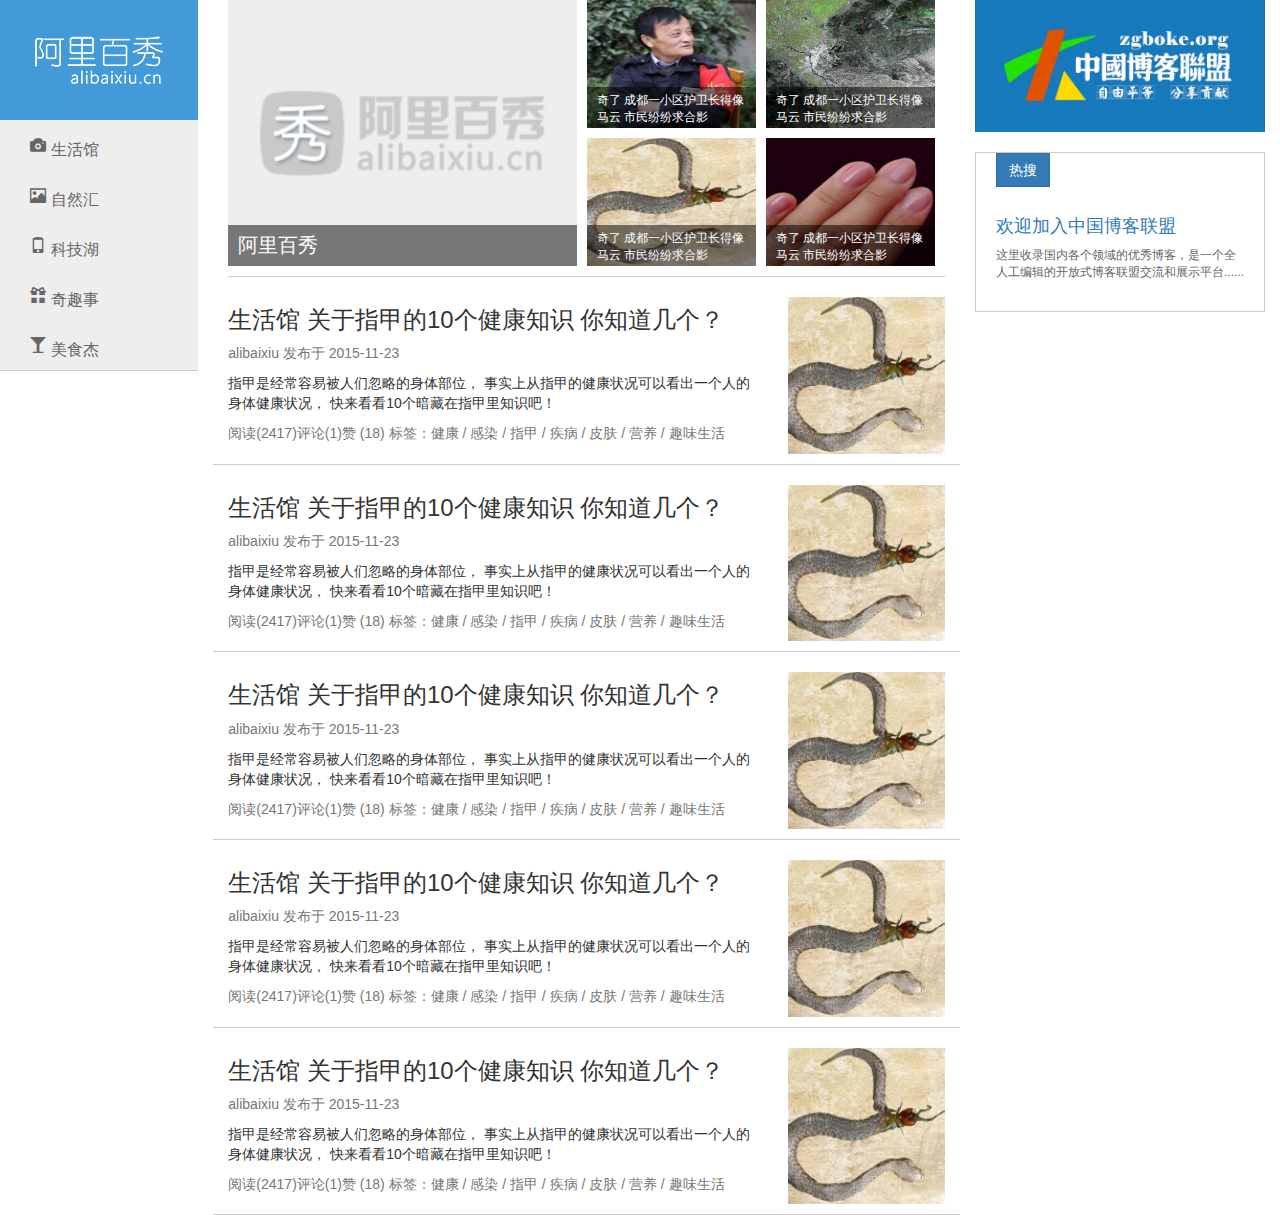
<file: 前端/移动端/alibaixiu/index.html>
<!DOCTYPE html>
<html lang="en">

<head>
    <meta charset="UTF-8">
    <meta name="viewport" content="width=device-width, initial-scale=1.0">
    <meta http-equiv="X-UA-Compatible" content="ie=edge">
    <!--[if lt IE 9]>
      <script src="https://oss.maxcdn.com/html5shiv/3.7.2/html5shiv.min.js"></script>
      <script src="https://oss.maxcdn.com/respond/1.4.2/respond.min.js"></script>
    <![endif]-->
    <!-- 引入bootstrap 样式文件 -->
    <link rel="stylesheet" href="bootstrap/css/bootstrap.min.css">
    <!-- 引入我们自己的首页样式文件 -->
    <link rel="stylesheet" href="css/index.css">
    <title>Document</title>
</head>

<body>
    <div class="container">
        <div class="row">
            <header class="col-md-2">
                <div class="logo">
                    <a href="#">
                        <img src="images/logo.png" alt="" class="hidden-xs">
                        <span class="visible-xs">阿里百秀</span>
                    </a>
                </div>
                <div class="nav">
                    <ul>
                        <li><a href="#" class="glyphicon glyphicon-camera">生活馆</a></li>
                        <li><a href="#" class="glyphicon glyphicon-picture">自然汇</a></li>
                        <li><a href="#" class="glyphicon glyphicon-phone">科技湖</a></li>
                        <li><a href="#" class="glyphicon glyphicon-gift">奇趣事</a></li>
                        <li><a href="#" class="glyphicon glyphicon-glass">美食杰</a></li>
                    </ul>
                </div>
            </header>
            <article class="col-md-7">
                <!-- 新闻 -->
                <div class="news clearfix">
                    <ul>
                        <li>
                            <a href="#">
                                <img src="upload/lg.png" alt="">
                                <p>阿里百秀</p>
                            </a>
                        </li>
                        <li>
                            <a href="#">
                                <img src="upload/1.jpg" alt="">
                                <p>奇了 成都一小区护卫长得像马云 市民纷纷求合影</p>
                            </a>
                        </li>

                        <li>
                            <a href="#">
                                <img src="upload/2.jpg" alt="">
                                <p>奇了 成都一小区护卫长得像马云 市民纷纷求合影</p>
                            </a>
                        </li>

                        <li>
                            <a href="#">
                                <img src="upload/3.jpg" alt="">
                                <p>奇了 成都一小区护卫长得像马云 市民纷纷求合影</p>
                            </a>
                        </li>

                        <li>
                            <a href="#">
                                <img src="upload/4.jpg" alt="">
                                <p>奇了 成都一小区护卫长得像马云 市民纷纷求合影</p>
                            </a>
                        </li>

                    </ul>
                </div>
                <!-- 发表 -->
                <div class="publish">
                    <div class="row">
                        <div class="col-sm-9">
                            <h3>生活馆 关于指甲的10个健康知识 你知道几个？</h3>
                            <p class="text-muted hidden-xs">alibaixiu 发布于 2015-11-23</p>
                            <p class="hidden-xs">指甲是经常容易被人们忽略的身体部位， 事实上从指甲的健康状况可以看出一个人的身体健康状况， 快来看看10个暗藏在指甲里知识吧！</p>
                            <p class="text-muted">阅读(2417)评论(1)赞 (18) <span class="hidden-xs">标签：健康 / 感染 / 指甲 / 疾病 / 皮肤 / 营养 / 趣味生活</span>

                            </p>
                        </div>
                        <div class="col-sm-3 pic hidden-xs">
                            <img src="upload/3.jpg" alt="">
                        </div>
                    </div>
                    <div class="row">
                        <div class="col-sm-9">
                            <h3>生活馆 关于指甲的10个健康知识 你知道几个？</h3>
                            <p class="text-muted hidden-xs">alibaixiu 发布于 2015-11-23</p>
                            <p class="hidden-xs">指甲是经常容易被人们忽略的身体部位， 事实上从指甲的健康状况可以看出一个人的身体健康状况， 快来看看10个暗藏在指甲里知识吧！</p>
                            <p class="text-muted">阅读(2417)评论(1)赞 (18) <span class="hidden-xs">标签：健康 / 感染 / 指甲 / 疾病 / 皮肤 / 营养 / 趣味生活</span>

                            </p>
                        </div>
                        <div class="col-sm-3 pic hidden-xs">
                            <img src="upload/3.jpg" alt="">
                        </div>
                    </div>
                    <div class="row">
                        <div class="col-sm-9">
                            <h3>生活馆 关于指甲的10个健康知识 你知道几个？</h3>
                            <p class="text-muted hidden-xs">alibaixiu 发布于 2015-11-23</p>
                            <p class="hidden-xs">指甲是经常容易被人们忽略的身体部位， 事实上从指甲的健康状况可以看出一个人的身体健康状况， 快来看看10个暗藏在指甲里知识吧！</p>
                            <p class="text-muted">阅读(2417)评论(1)赞 (18) <span class="hidden-xs">标签：健康 / 感染 / 指甲 / 疾病 / 皮肤 / 营养 / 趣味生活</span>

                            </p>
                        </div>
                        <div class="col-sm-3 pic hidden-xs">
                            <img src="upload/3.jpg" alt="">
                        </div>
                    </div>
                    <div class="row">
                        <div class="col-sm-9">
                            <h3>生活馆 关于指甲的10个健康知识 你知道几个？</h3>
                            <p class="text-muted hidden-xs">alibaixiu 发布于 2015-11-23</p>
                            <p class="hidden-xs">指甲是经常容易被人们忽略的身体部位， 事实上从指甲的健康状况可以看出一个人的身体健康状况， 快来看看10个暗藏在指甲里知识吧！</p>
                            <p class="text-muted">阅读(2417)评论(1)赞 (18) <span class="hidden-xs">标签：健康 / 感染 / 指甲 / 疾病 / 皮肤 / 营养 / 趣味生活</span>

                            </p>
                        </div>
                        <div class="col-sm-3 pic hidden-xs">
                            <img src="upload/3.jpg" alt="">
                        </div>
                    </div>
                    <div class="row">
                        <div class="col-sm-9">
                            <h3>生活馆 关于指甲的10个健康知识 你知道几个？</h3>
                            <p class="text-muted hidden-xs">alibaixiu 发布于 2015-11-23</p>
                            <p class="hidden-xs">指甲是经常容易被人们忽略的身体部位， 事实上从指甲的健康状况可以看出一个人的身体健康状况， 快来看看10个暗藏在指甲里知识吧！</p>
                            <p class="text-muted">阅读(2417)评论(1)赞 (18) <span class="hidden-xs">标签：健康 / 感染 / 指甲 / 疾病 / 皮肤 / 营养 / 趣味生活</span>

                            </p>
                        </div>
                        <div class="col-sm-3 pic hidden-xs">
                            <img src="upload/3.jpg" alt="">
                        </div>
                    </div>
                </div>

            </article>
            <aside class="col-md-3">
                <a href="#" class="banner">
                    <img src="upload/zgboke.jpg" alt="">
                </a>
                <a href="#" class="hot">
                    <span class="btn btn-primary">热搜</span>
                    <h4 class="text-primary">欢迎加入中国博客联盟</h4>
                    <p>这里收录国内各个领域的优秀博客，是一个全人工编辑的开放式博客联盟交流和展示平台......</p>
                </a>
            </aside>
        </div>
    </div>
</body>

</html>
</file>
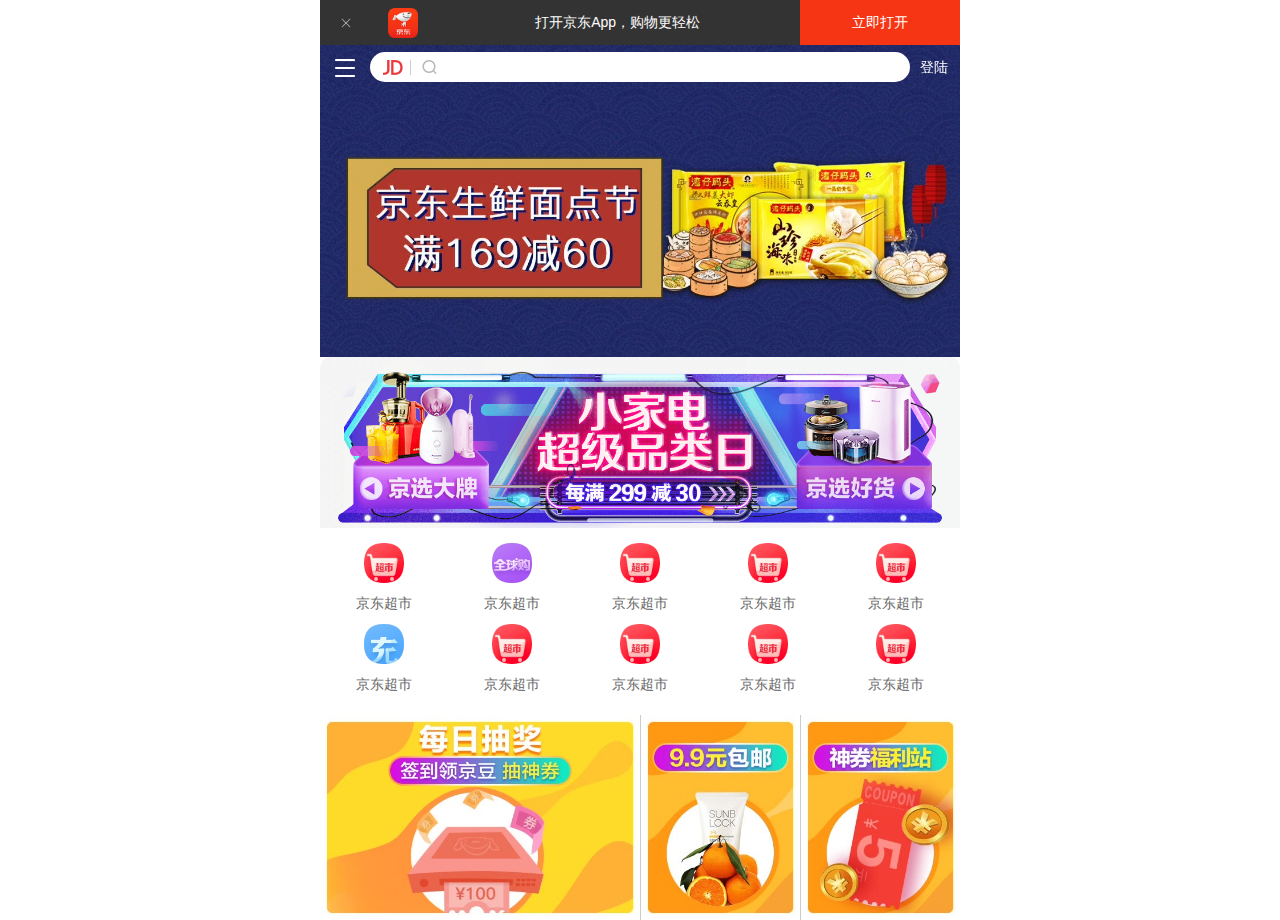
<file: 前端/移动端/H5/index.html>
<!DOCTYPE html>
<html lang="en">

<head>
    <meta charset="UTF-8">
    <meta name="viewport" content="width=device-width, initial-scale=1.0, user-scalable=no,maximum-scale=1.0,minimum-scale=1.0">
    <meta http-equiv="X-UA-Compatible" content="ie=edge">
    <!-- 引入我们的css初始化文件 -->
    <link rel="stylesheet" href="css/normalize.css">
    <!-- 引入我们首页的css -->
    <link rel="stylesheet" href="css/index.css">
    <title>Document</title>
</head>

<body>
    <!-- 顶部 -->
    <header class="app">
        <ul>
            <li>
                <img src="images/close.png" alt="">
            </li>
            <li>
                <img src="images/logo.png" alt="">
            </li>
            <li>打开京东App，购物更轻松</li>
            <li>立即打开</li>
        </ul>
    </header>
    <!-- 搜索 -->
    <div class="search-wrap">
        <div class="search-btn"></div>
        <div class="search">
            <div class="jd-icon"></div>
            <div class="sou"></div>
        </div>
        <div class="search-login">登陆</div>
    </div>
    <!-- 主体内容部分 -->
    <div class="main-content">
        <!-- 滑动图 -->
        <div class="slider">
            <img src="upload/banner.dpg" alt="">
        </div>

        <!-- 小家电品牌日 -->
        <div class="brand">
            <div>
                <a href="#">
                    <img src="upload/pic11.dpg" alt="">
                </a>
            </div>
            <div>
                <a href="#">
                    <img src="upload/pic22.dpg" alt="">
                </a>

            </div>
            <div>
                <a href="#">
                    <img src="upload/pic33.dpg" alt="">
                </a>

            </div>
        </div>
        <!-- nav部分 -->
        <nav class="clearfix">
            <a href="">
                <img src="upload/nav1.webp" alt="">
                <span>京东超市</span>
            </a>

            <a href="">
                <img src="upload/nav2.webp" alt="">
                <span>京东超市</span>
            </a>

            <a href="">
                <img src="upload/nav1.webp" alt="">
                <span>京东超市</span>
            </a>

            <a href="">
                <img src="upload/nav1.webp" alt="">
                <span>京东超市</span>
            </a>

            <a href="">
                <img src="upload/nav1.webp" alt="">
                <span>京东超市</span>
            </a>

            <a href="">
                <img src="upload/nav3.webp" alt="">
                <span>京东超市</span>
            </a>

            <a href="">
                <img src="upload/nav1.webp" alt="">
                <span>京东超市</span>
            </a>

            <a href="">
                <img src="upload/nav1.webp" alt="">
                <span>京东超市</span>
            </a>

            <a href="">
                <img src="upload/nav1.webp" alt="">
                <span>京东超市</span>
            </a>

            <a href="">
                <img src="upload/nav1.webp" alt="">
                <span>京东超市</span>
            </a>

        </nav>
        <!-- 新闻模块 -->
        <div class="news">
            <a href="#">
                <img src="upload/new1.dpg" alt="">
            </a>
            <a href="#">
                <img src="upload/new2.dpg" alt="">

            </a>
            <a href="#">
                <img src="upload/new3.dpg" alt="">

            </a>
        </div>
    </div>
</body>

</html>
</file>
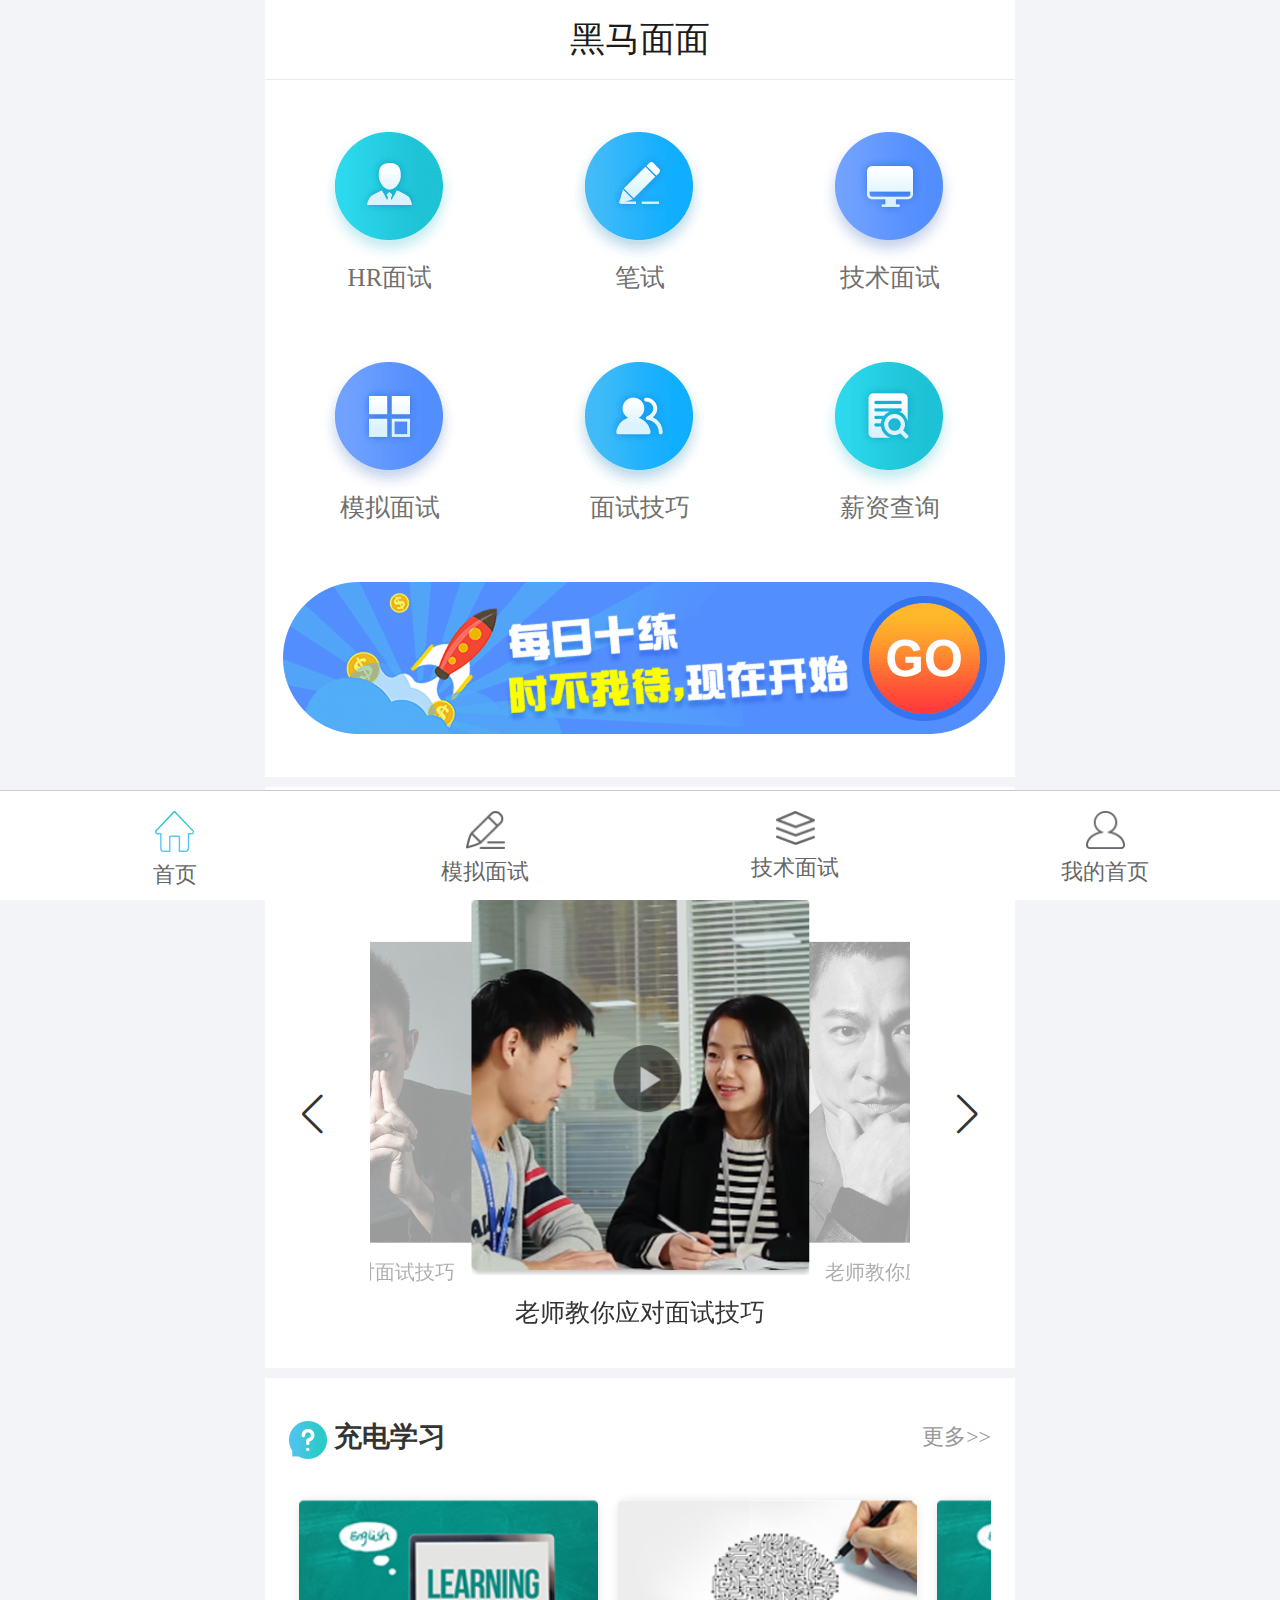
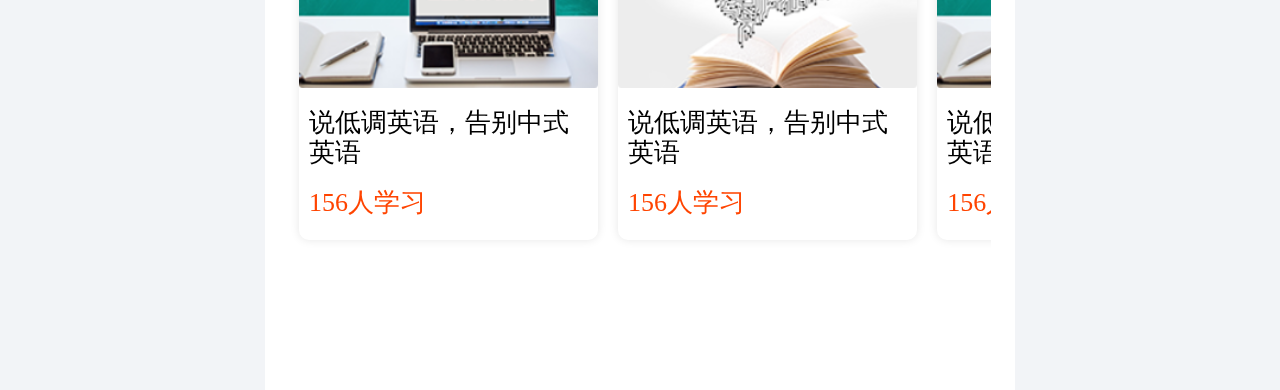
<file: 前端/移动端/heimamm/index.html>
<!DOCTYPE html>
<html lang="en">
  <head>
    <meta charset="UTF-8" />
    <meta name="viewport" content="width=device-width, initial-scale=1.0" />
    <title>黑马面面</title>
    <link rel="stylesheet" href="./css/normalize.css" />
    <!-- 先引入css文件 放到自己css文件的上面 -->
    <link rel="stylesheet" href="./css/swiper.min.css" />
    <link rel="stylesheet" href="./css/index.css" />
  </head>
  <body>
    <section class="warp">
      <!-- 头部区域 -->
      <header class="header">黑马面面</header>
      <!-- 导航栏部分 -->
      <nav class="nav">
        <a href="#" class="item">
          <img src="./icons/icon1.png" alt="" />
          <span>HR面试</span>
        </a>
        <a href="#" class="item">
          <img src="./icons/icon2.png" alt="" />
          <span>笔试</span>
        </a>
        <a href="#" class="item">
          <img src="./icons/icon3.png" alt="" />
          <span>技术面试</span>
        </a>
        <a href="#" class="item">
          <img src="./icons/icon4.png" alt="" />
          <span>模拟面试</span>
        </a>
        <a href="#" class="item">
          <img src="./icons/icon5.png" alt="" />
          <span>面试技巧</span>
        </a>
        <a href="#" class="item">
          <img src="./icons/icon6.png" alt="" />
          <span>薪资查询</span>
        </a>
      </nav>
      <!-- go模块 -->
      <section class="go">
        <img src="./images/go.png" alt="" />
      </section>
    </section>
    <!-- 就业指导模块 -->
    <section class="content">
      <!-- 头部 -->
      <div class="con-hd">
        <h4>
          <span class="icon"><img src="./icons/i2.png" alt="" /></span>
          就业指导
        </h4>
        <a href="#" class="more">更多>></a>
      </div>
      <!-- 旋转木马轮播图模块 -->
      <div class="get_job_focus">
        <!-- Swiper -->
        <div class="swiper-container get_job_fo">
          <div class="swiper-wrapper">
            <div class="swiper-slide">
              <a href="#"><img src="./images/pic.png" alt="" /></a>
              <p>老师教你应对面试技巧</p>
            </div>
            <div class="swiper-slide">
              <a href="#"><img src="./images/ldh.jpg" alt="" /></a>
              <p>老师教你应对面试技巧</p>
            </div>
            <div class="swiper-slide">
              <a href="#"><img src="./images/3.jpg" alt="" /></a>
              <p>老师教你应对面试技巧</p>
            </div>
          </div>
        </div>
        <!-- Add Arrows 根据需求这个代码放到 container外面 添加左右箭头-->
        <div class="swiper-button-next"></div>
        <div class="swiper-button-prev"></div>
      </div>
    </section>
    <!-- 充电学习模块 -->
    <section class="content study_con">
      <!-- 头部 -->
      <div class="con-hd">
        <h4>
          <span class="icon"><img src="./icons/i2.png" alt="" /></span>
          充电学习
        </h4>
        <a href="#" class="more">更多>></a>
      </div>
      <!-- 学习模块轮播图模块 -->
      <div class="study">
        <!-- Swiper -->
        <div class="swiper-container study_fo">
          <div class="swiper-wrapper">
            <div class="swiper-slide">
              <img src="./images/pic1.png" alt="" />
              <h5>说低调英语，告别中式英语</h5>
              <p>156人学习</p>
            </div>
            <div class="swiper-slide">
              <img src="./images/pic2.png" alt="" />
              <h5>说低调英语，告别中式英语</h5>
              <p>156人学习</p>
            </div>
            <div class="swiper-slide">
              <img src="./images/pic1.png" alt="" />
              <h5>说低调英语，告别中式英语</h5>
              <p>156人学习</p>
            </div>
            <div class="swiper-slide">
              <img src="./images/pic1.png" alt="" />
              <h5>说低调英语，告别中式英语</h5>
              <p>156人学习</p>
            </div>
          </div>
          <!-- Add Pagination -->
          <div class="swiper-pagination"></div>
        </div>
      </div>
    </section>
    <footer class="footer">
      <a href="#" class="item">
        <img src="./icons/home.png" alt="" />
        <p>首页</p>
      </a>
      <a href="#" class="item">
        <img src="./icons/ms.png" alt="" />
        <p>模拟面试</p>
      </a>
      <a href="#" class="item">
        <img src="./icons/net.png" alt="" />
        <p>技术面试</p>
      </a>
      <a href="#" class="item">
        <img src="./icons/user.png" alt="" />
        <p>我的首页</p>
      </a>
    </footer>
    <script src="./js/flexible.js"></script>
    <!-- 比如引入js文件 -->
    <script src="./js/swiper.min.js"></script>
    <script>
      // 第一个函数里面是 就业指导轮播图
      (function () {
        var swiper = new Swiper(".get_job_fo", {
          // 能够显示的 slider的个数
          slidesPerView: 2,
          // 每一个slide之间的距离
          spaceBetween: 30,
          centeredSlides: true,
          loop: true,
          // 添加左右箭头
          navigation: {
            nextEl: ".swiper-button-next",
            prevEl: ".swiper-button-prev",
          },
        });
      })();
      // 第二个函数的轮播图
      (function () {
        //  如果有多个轮播图最好修改下 swiper-container
        var swiper = new Swiper(".study_fo", {
          // 我们可以可以看看到的是 2个半
          slidesPerView: 2.2,
          spaceBetween: 20,
        });
      })();
    </script>
  </body>
</html>
</file>
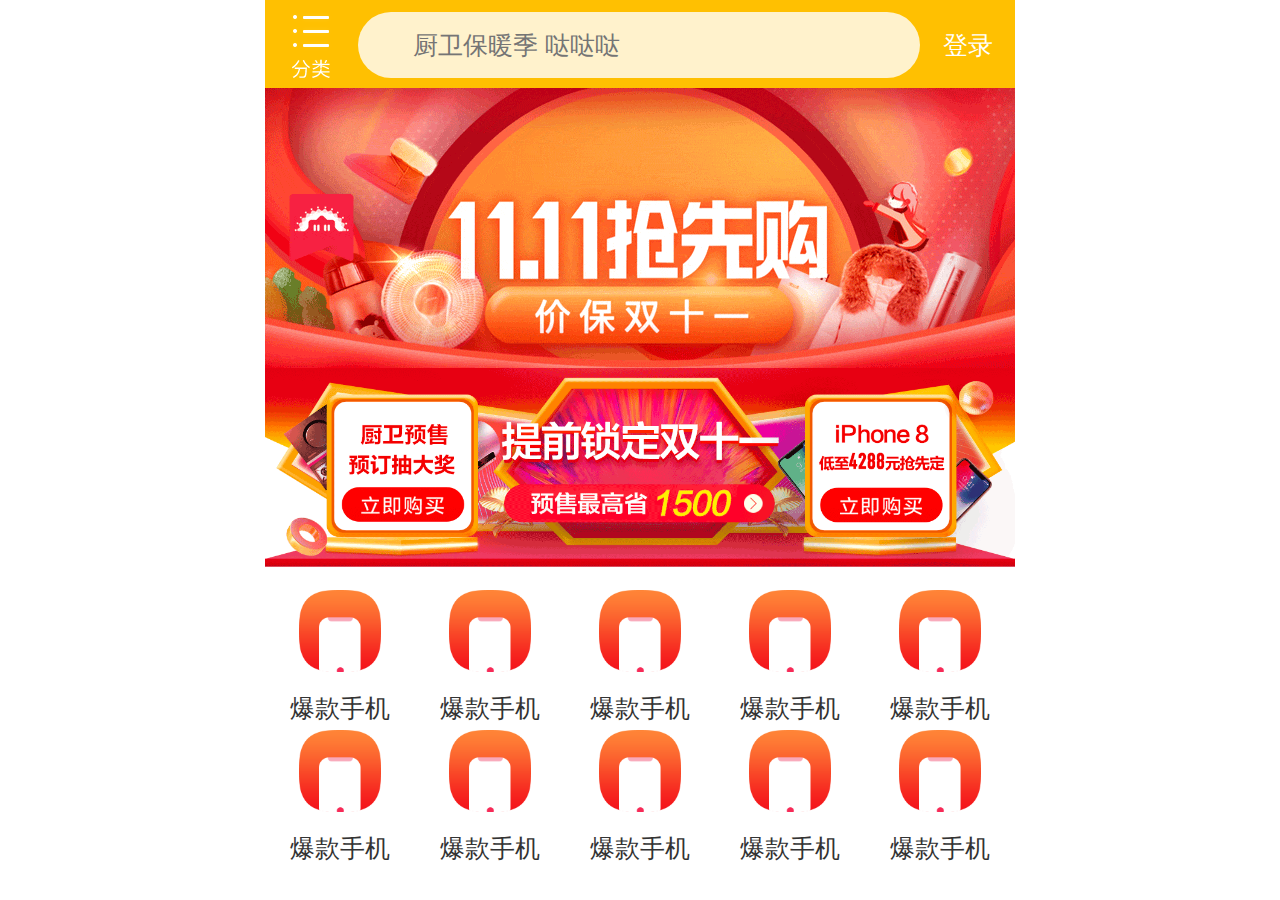
<file: 前端/移动端/rem苏宁项目/index.html>
<!DOCTYPE html>
<html lang="en">

<head>
    <meta charset="UTF-8">
    <meta name="viewport" content="width=device-width, initial-scale=1.0, maximum-scale=1.0, user-scalable=0" />
    <meta http-equiv="X-UA-Compatible" content="ie=edge">
    <link rel="stylesheet" href="css/normalize.css">
    <link rel="stylesheet" href="css/index.css">
    <title>Document</title>
</head>

<body>
    <!-- 顶部搜索框 -->
    <div class="search-content">
        <a href="#" class="classify"></a>
        <div class="search">
            <form action="">
                <input type="search" value="厨卫保暖季 哒哒哒">
            </form>
        </div>
        <a href="#" class="login">登录</a>
    </div>
    <!-- banner部分 -->
    <div class="banner">
        <img src="upload/banner.gif" alt="">
    </div>
    <!-- 广告部分 -->
    <div class="ad">
        <a href="#"><img src="upload/ad1.gif" alt=""></a>
        <a href="#"><img src="upload/ad2.gif" alt=""></a>
        <a href="#"><img src="upload/ad3.gif" alt=""></a>
    </div>
    <!-- nav模块 -->
    <nav>
        <a href="#">
            <img src="upload/nav1.png" alt="">
            <span>爆款手机</span>
        </a>
        <a href="#">
            <img src="upload/nav1.png" alt="">
            <span>爆款手机</span>
        </a>
        <a href="#">
            <img src="upload/nav1.png" alt="">
            <span>爆款手机</span>
        </a>
        <a href="#">
            <img src="upload/nav1.png" alt="">
            <span>爆款手机</span>
        </a>
        <a href="#">
            <img src="upload/nav1.png" alt="">
            <span>爆款手机</span>
        </a>
        <a href="#">
            <img src="upload/nav1.png" alt="">
            <span>爆款手机</span>
        </a>
        <a href="#">
            <img src="upload/nav1.png" alt="">
            <span>爆款手机</span>
        </a>
        <a href="#">
            <img src="upload/nav1.png" alt="">
            <span>爆款手机</span>
        </a>
        <a href="#">
            <img src="upload/nav1.png" alt="">
            <span>爆款手机</span>
        </a>
        <a href="#">
            <img src="upload/nav1.png" alt="">
            <span>爆款手机</span>
        </a>

    </nav>
</body>

</html>
</file>
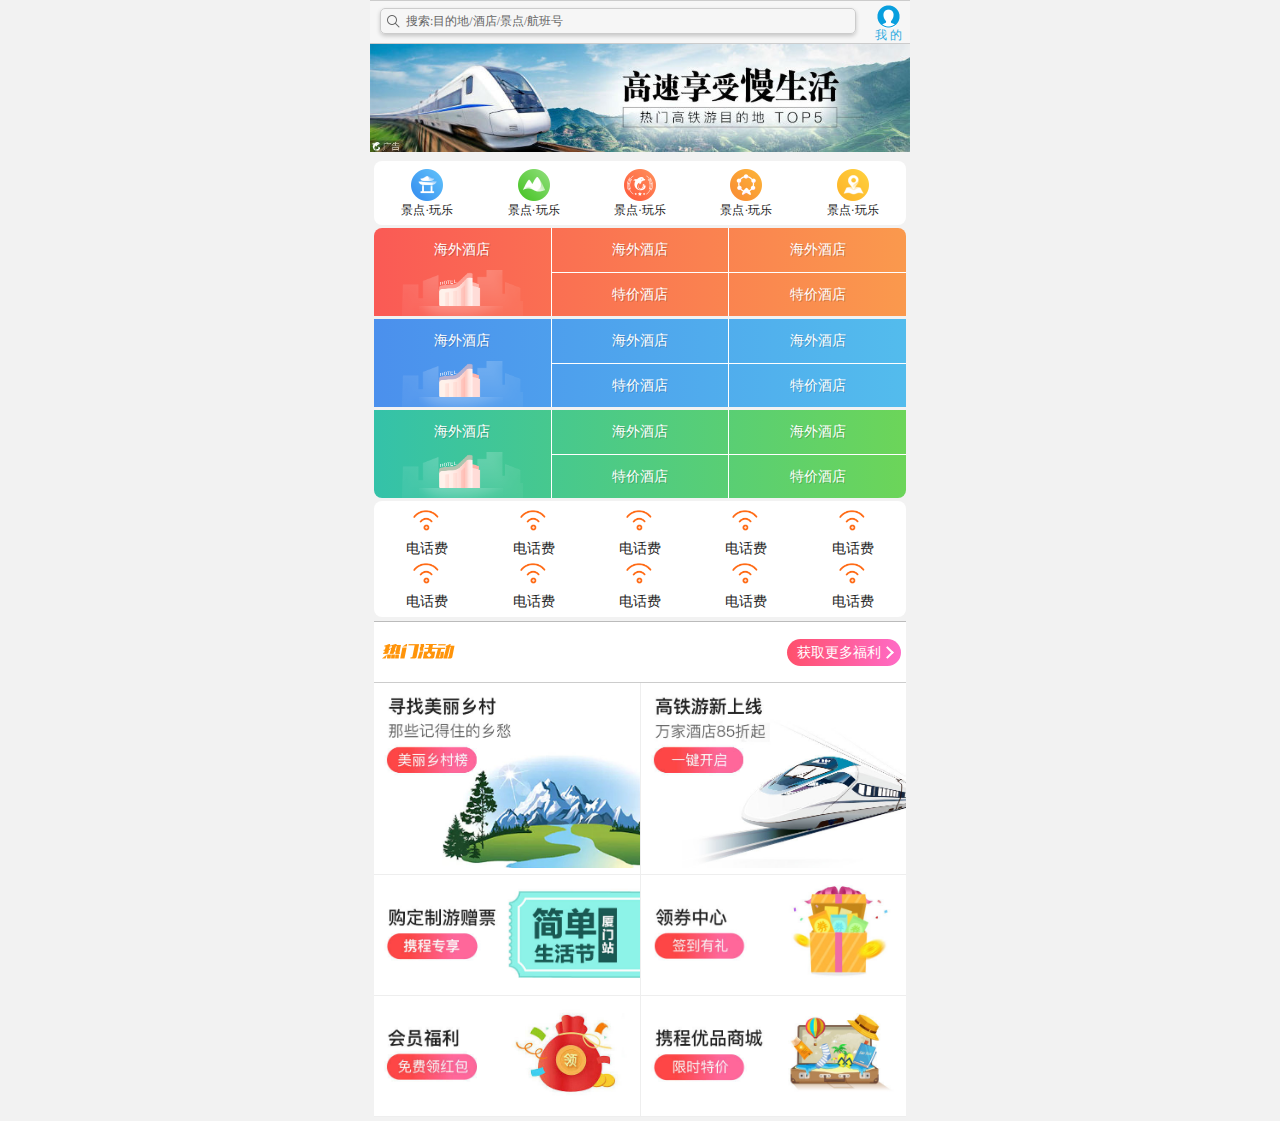
<file: 前端/移动端/旅游app/index.html>
<!DOCTYPE html>
<html lang="en">

<head>
    <meta charset="UTF-8">
    <meta name="viewport" content="width=device-width, initial-scale=1.0">
    <meta http-equiv="X-UA-Compatible" content="ie=edge">
    <link rel="stylesheet" href="css/normalize.css">
    <link rel="stylesheet" href="css/index.css">
    <title>携程在手，说走就走</title>
</head>

<body>
    <!-- 顶部搜索 -->
    <div class="search-index">
        <div class="search">搜索:目的地/酒店/景点/航班号</div>
        <a href="#" class="user">我 的</a>
    </div>
    <!-- 焦点图模块 -->
    <div class="focus">
        <img src="upload/focus.jpg" alt="">
    </div>
    <!-- 局部导航栏 -->
    <ul class="local-nav">
        <li>
            <a href="#" title="景点·玩乐">
                <span class="local-nav-icon-icon1"></span>
                <span>景点·玩乐</span>
            </a>
        </li>
        <li>
            <a href="#" title="景点·玩乐">
                <span class="local-nav-icon-icon2"></span>
                <span>景点·玩乐</span>
            </a>
        </li>
        <li>
            <a href="#" title="景点·玩乐">
                <span class="local-nav-icon-icon3"></span>
                <span>景点·玩乐</span>
            </a>
        </li>
        <li>
            <a href="#" title="景点·玩乐">
                <span class="local-nav-icon-icon4"></span>
                <span>景点·玩乐</span>
            </a>
        </li>
        <li>
            <a href="#" title="景点·玩乐">
                <span class="local-nav-icon-icon5"></span>
                <span>景点·玩乐</span>
            </a>
        </li>

    </ul>

    <!-- 主导航栏 -->
    <nav>
        <div class="nav-common">
            <div class="nav-items">
                <a href="#">海外酒店</a>
            </div>
            <div class="nav-items">
                <a href="#">海外酒店</a>
                <a href="#">特价酒店</a>
            </div>
            <div class="nav-items">
                <a href="#">海外酒店</a>
                <a href="#">特价酒店</a>
            </div>
        </div>
        <div class="nav-common">
            <div class="nav-items">
                <a href="#">海外酒店</a>
            </div>
            <div class="nav-items">
                <a href="#">海外酒店</a>
                <a href="#">特价酒店</a>
            </div>
            <div class="nav-items">
                <a href="#">海外酒店</a>
                <a href="#">特价酒店</a>
            </div>
        </div>
        <div class="nav-common">
            <div class="nav-items">
                <a href="#">海外酒店</a>
            </div>
            <div class="nav-items">
                <a href="#">海外酒店</a>
                <a href="#">特价酒店</a>
            </div>
            <div class="nav-items">
                <a href="#">海外酒店</a>
                <a href="#">特价酒店</a>
            </div>
        </div>

    </nav>
    <!-- 侧导航栏 -->
    <ul class="subnav-entry">
        <li>
            <a href="#">
                <span class="subnav-entry-icon"></span>
                <span>电话费</span>
            </a>
        </li>
        <li>
            <a href="#">
                <span class="subnav-entry-icon"></span>
                <span>电话费</span>
            </a>
        </li>
        <li>
            <a href="#">
                <span class="subnav-entry-icon"></span>
                <span>电话费</span>
            </a>
        </li>
        <li>
            <a href="#">
                <span class="subnav-entry-icon"></span>
                <span>电话费</span>
            </a>
        </li>
        <li>
            <a href="#">
                <span class="subnav-entry-icon"></span>
                <span>电话费</span>
            </a>
        </li>
        <li>
            <a href="#">
                <span class="subnav-entry-icon"></span>
                <span>电话费</span>
            </a>
        </li>
        <li>
            <a href="#">
                <span class="subnav-entry-icon"></span>
                <span>电话费</span>
            </a>
        </li>
        <li>
            <a href="#">
                <span class="subnav-entry-icon"></span>
                <span>电话费</span>
            </a>
        </li>
        <li>
            <a href="#">
                <span class="subnav-entry-icon"></span>
                <span>电话费</span>
            </a>
        </li>
        <li>
            <a href="#">
                <span class="subnav-entry-icon"></span>
                <span>电话费</span>
            </a>
        </li>

    </ul>

    <!-- 销售模块 -->
    <div class="sales-box">
        <div class="sales-hd">
            <h2>热门活动</h2>
            <a href="#" class="more">获取更多福利</a>
        </div>
        <div class="sales-bd">
            <div class="row">
                <a href="#">
                    <img src="upload/pic1.jpg" alt="">
                </a>
                <a href="#">
                    <img src="upload/pic2.jpg" alt="">

                </a>
            </div>
            <div class="row">
                <a href="#">
                    <img src="upload/pic3.jpg" alt="">
                </a>
                <a href="#">
                    <img src="upload/pic4.jpg" alt="">

                </a>
            </div>
            <div class="row">
                <a href="#">
                    <img src="upload/pic5.jpg" alt="">
                </a>
                <a href="#">
                    <img src="upload/pic6.jpg" alt="">

                </a>
            </div>

        </div>
    </div>
</body>

</html>
</file>
<file: 前端/移动端/alibaixiu/css/index.css>
ul {
    list-style-type: none;
    margin: 0;
    padding: 0;
}

a {
    color: #666;
    text-decoration: none;
}

a:hover {
    text-decoration: none;
}

body {
    background-color: #f5f5f5;
}

.container {
    background-color: #fff;
}


/* 修改container的最大宽度为 1280 根据设计稿来走的 */

@media screen and (min-width: 1280px) {
    .container {
        width: 1280px;
    }
}


/* header */

header {
    padding-left: 0!important;
}

.logo {
    background-color: #429ad9;
}

.logo img {
    display: block;
    /* width: 100%; */
    /* logo图片不需要缩放 */
    max-width: 100%;
    margin: 0 auto;
}


/* 1.我们如果进入了超小屏幕下  logo里面的图片就隐藏起来 */


/* 2. 我们事先准备好一个盒子 在logo里面，它平时是隐藏起来的，只有在超小屏幕下显示 */

.logo span {
    display: block;
    height: 50px;
    line-height: 50px;
    color: #fff;
    font-size: 18px;
    text-align: center;
}

.nav {
    background-color: #eee;
    border-bottom: 1px solid #ccc;
}

.nav a {
    display: block;
    height: 50px;
    line-height: 50px;
    padding-left: 30px;
    font-size: 16px;
}

.nav a:hover {
    background-color: #fff;
    color: #333;
}

.nav a::before {
    vertical-align: middle;
    padding-right: 5px;
}


/* 当我们进入 小屏幕 还有 超小屏幕的时候 我们 nav 里面的li 浮动起来 并且宽度为 20%  */

@media screen and (max-width: 991px) {
    .nav li {
        float: left;
        width: 20%;
    }
    article {
        margin-top: 10px;
    }
}


/* 当我们进入 超小屏幕的时候 我们 nav 文字会变成14px  */

@media screen and (max-width: 767px) {
    .nav li a {
        font-size: 14px;
        padding-left: 3px;
    }
    /* 当我们处于超小屏幕 news 第一个li 宽度为 100%  剩下的小li  各 50% */
    .news li:nth-child(1) {
        width: 100%!important;
    }
    .news li {
        width: 50%!important;
    }
    .publish h3 {
        font-size: 14px;
    }
}

.news li a {
    position: relative;
    display: block;
    width: 100%;
    height: 100%;
}

.news li {
    float: left;
    width: 25%;
    height: 128px;
    padding-right: 10px;
    margin-bottom: 10px;
}

.news li:nth-child(1) {
    width: 50%;
    height: 266px;
}

.news li:nth-child(1) p {
    line-height: 41px;
    font-size: 20px;
    padding: 0 10px;
}

.news li a img {
    width: 100%;
    height: 100%;
}

.news li a p {
    position: absolute;
    bottom: 0;
    left: 0;
    width: 100%;
    height: 41px;
    padding: 5px 10px;
    margin-bottom: 0;
    background: rgba(0, 0, 0, .5);
    font-size: 12px;
    color: #fff;
}

.publish {
    border-top: 1px solid #ccc;
}

.publish .row {
    border-bottom: 1px solid #ccc;
    padding: 10px 0;
}

.pic {
    margin-top: 10px;
}

.pic img {
    width: 100%;
}

.banner img {
    width: 100%;
}

.hot {
    display: block;
    margin-top: 20px;
    padding: 0 20px 20px;
    border: 1px solid #ccc;
}

.hot span {
    border-radius: 0;
    margin-bottom: 20px;
}

.hot p {
    font-size: 12px;
}
</file>
<file: 前端/移动端/H5/css/index.css>
body {
    width: 100%;
    min-width: 320px;
    max-width: 640px;
    margin: 0 auto;
    font-size: 14px;
    font-family: -apple-system, Helvetica, sans-serif;
    color: #666;
    line-height: 1.5;
}


/*点击高亮我们需要清除清除  设置为transparent 完成透明*/

* {
    -webkit-tap-highlight-color: transparent;
}


/*在移动端浏览器默认的外观在iOS上加上这个属性才能给按钮和输入框自定义样式*/

input {
    -webkit-appearance: none;
}


/*禁用长按页面时的弹出菜单*/

img,
a {
    -webkit-touch-callout: none;
}

a {
    color: #666;
    text-decoration: none;
}

ul {
    margin: 0;
    padding: 0;
    list-style: none;
}

img {
    vertical-align: middle;
}

div {
    /* css3 盒子模型 */
    box-sizing: border-box;
}

.clearfix:after {
    content: "";
    display: block;
    line-height: 0;
    visibility: hidden;
    height: 0;
    clear: both;
}

.app {
    height: 45px;
}

.app ul li {
    float: left;
    height: 45px;
    line-height: 45px;
    background-color: #333333;
    text-align: center;
    color: #fff;
}

.app ul li:nth-child(1) {
    width: 8%;
}

.app ul li:nth-child(1) img {
    width: 10px;
}

.app ul li:nth-child(2) {
    width: 10%;
}

.app ul li:nth-child(2) img {
    width: 30px;
    vertical-align: middle;
}

.app ul li:nth-child(3) {
    width: 57%;
}

.app ul li:nth-child(4) {
    width: 25%;
    background-color: #F63515;
}


/* 搜索 */

.search-wrap {
    position: fixed;
    overflow: hidden;
    width: 100%;
    height: 44px;
    min-width: 320px;
    max-width: 640px;
}

.search-btn {
    position: absolute;
    top: 0;
    left: 0;
    width: 40px;
    height: 44px;
}

.search-btn::before {
    content: "";
    display: block;
    width: 20px;
    height: 18px;
    background: url(../images/s-btn.png) no-repeat;
    background-size: 20px 18px;
    margin: 14px 0 0 15px;
}

.search-login {
    position: absolute;
    right: 0;
    top: 0;
    width: 40px;
    height: 44px;
    color: #fff;
    line-height: 44px;
}

.search {
    position: relative;
    height: 30px;
    background-color: #fff;
    margin: 0 50px;
    border-radius: 15px;
    margin-top: 7px;
}

.jd-icon {
    width: 20px;
    height: 15px;
    position: absolute;
    top: 8px;
    left: 13px;
    background: url(../images/jd.png) no-repeat;
    background-size: 20px 15px;
}

.jd-icon::after {
    content: "";
    position: absolute;
    right: -8px;
    top: 0;
    display: block;
    width: 1px;
    height: 15px;
    background-color: #ccc;
}

.sou {
    position: absolute;
    top: 8px;
    left: 50px;
    width: 18px;
    height: 15px;
    background: url(../images/jd-sprites.png) no-repeat -81px 0;
    background-size: 200px auto;
}

.slider img {
    width: 100%;
}


/* 品牌日 */

.brand {
    overflow: hidden;
    border-radius: 10px 10px 0 0;
}

.brand div {
    float: left;
    width: 33.33%;
}

.brand div img {
    width: 100%;
}


/* nav */

nav {
    padding-top: 5px;
}

nav a {
    float: left;
    width: 20%;
    text-align: center;
}

nav a img {
    width: 40px;
    margin: 10px 0;
}

nav a span {
    display: block;
}


/* news */

.news {
    margin-top: 20px;
}

.news img {
    width: 100%;
}

.news a {
    float: left;
    box-sizing: border-box;
}

.news a:nth-child(1) {
    width: 50%;
}


/* .news a:nth-child(2),
.news a:nth-child(3),
{
    width: 25%;
} */


/* n+2 就是从从2个往后面选 */

.news a:nth-child(n+2) {
    width: 25%;
    border-left: 1px solid #ccc;
}


/* .news a:nth-child(3) {
    width: 25%;
} */
</file>
<file: 前端/移动端/heimamm/css/index.css>
body {
  min-width: 320px;
  max-width: 750px;
  margin: 0 auto;
  background-color: #f2f4f7;
}
a {
  text-decoration: none;
  color: #707070;
}
@media screen and (min-width: 750px) {
  html {
    font-size: 37.5px !important;
  }
}
.warp {
  background-color: #fff;
  padding-bottom: 1.146667rem;
}
.header {
  height: 2.133333rem;
  border-bottom: 1px solid #eaeaea;
  text-align: center;
  line-height: 2.133333rem;
  font-size: 0.933333rem;
  color: #1c1c1c;
}
.nav {
  display: flex;
  flex-wrap: wrap;
  padding: 1.2rem 0 1.6rem 0;
}
.nav .item {
  display: flex;
  width: 33.33%;
  flex-direction: column;
  align-items: center;
}
.nav .item img {
  width: 3.706667rem;
  height: 3.706667rem;
}
.nav .item span {
  font-size: 0.666667rem;
  color: #707070;
}
.nav .item:nth-child(-n + 3) {
  margin-bottom: 1.653333rem;
}
.go {
  margin: 0 0.266667rem 0 0.48rem;
}
.content {
  padding: 1.066667rem 0.64rem;
  background-color: #fff;
  margin-top: 0.266667rem;
}
.content .con-hd {
  display: flex;
  justify-content: space-between;
  height: 1.013333rem;
  line-height: 1.013333rem;
  margin-bottom: 0.906667rem;
}
.content .con-hd h4 {
  margin: 0;
  font-size: 0.746667rem;
  color: #333333;
}
.content .con-hd h4 .icon {
  display: inline-block;
  width: 1.013333rem;
  height: 1.013333rem;
  vertical-align: middle;
}
.content .con-hd .more {
  font-size: 0.586667rem;
  color: #999999;
}
.get_job_focus {
  position: relative;
}
.get_job_focus .swiper-container {
  height: 100%;
  width: 14.4rem;
}
.get_job_focus .swiper-slide {
  text-align: center;
  font-size: 18px;
  background: #fff;
  /* Center slide text vertically */
  flex-direction: column;
  /* Center slide text vertically */
  display: -webkit-box;
  display: -ms-flexbox;
  display: -webkit-flex;
  display: flex;
  -webkit-box-pack: center;
  -ms-flex-pack: center;
  -webkit-justify-content: center;
  justify-content: center;
  -webkit-box-align: center;
  -ms-flex-align: center;
  -webkit-align-items: center;
  align-items: center;
  transition: 300ms;
  transform: scale(0.8);
  opacity: 0.4;
}
.get_job_focus .swiper-slide a {
  width: 9.013333rem;
  height: 10.026667rem;
}
.get_job_focus .swiper-slide a img {
  width: 100%;
  height: 100%;
}
.get_job_focus .swiper-slide p {
  width: 9.013333rem;
  font-size: 0.666667rem;
  margin-top: 0.64rem;
  color: #333;
}
.get_job_focus .swiper-slide-active,
.get_job_focus .swiper-slide-duplicate-active {
  transform: scale(1);
  z-index: 999;
  opacity: 1;
}
.get_job_focus .swiper-button-next,
.get_job_focus .swiper-button-prev {
  outline: none;
}
.get_job_focus .swiper-button-next:after,
.get_job_focus .swiper-button-prev:after {
  font-size: 1.066667rem;
  color: #333;
}
.study_con {
  padding-bottom: 3.733333rem;
}
.study .study_fo {
  padding: 0.266667rem;
}
.study .swiper-slide {
  font-size: 18px;
  background: #fff;
  width: 7.733333rem;
  height: 9.066667rem;
  background-color: #fff;
  border-radius: 0.266667rem;
  box-shadow: 0 0px 10px rgba(0, 0, 0, 0.1);
}
.study .swiper-slide h5 {
  font-size: 0.693333rem;
  margin: 0.533333rem 0;
  font-weight: 400;
  padding: 0 0.266667rem;
}
.study .swiper-slide p {
  font-size: 0.693333rem;
  color: #ff4400;
  padding: 0 0.266667rem;
}
.footer {
  position: fixed;
  left: 0;
  bottom: 0;
  height: 2.933333rem;
  width: 100%;
  z-index: 99999;
  display: flex;
  padding: 0.533333rem;
  background-color: #fff;
  border-top: 1px solid #ccc;
}
.footer .item {
  flex: 1;
  display: flex;
  flex-direction: column;
  align-items: center;
}
.footer .item img {
  width: 1.04rem;
  height: 1.093333rem;
}
.footer .item p {
  font-size: 0.586667rem;
  color: #666666;
  margin-top: 0.266667rem;
}
</file>
<file: 前端/移动端/rem苏宁项目/css/index.css>
a {
  text-decoration: none;
}
html {
  font-size: 50px;
}
@media screen and (min-width: 320px) {
  html {
    font-size: 21.33333333px;
  }
}
@media screen and (min-width: 360px) {
  html {
    font-size: 24px;
  }
}
@media screen and (min-width: 375px) {
  html {
    font-size: 25px;
  }
}
@media screen and (min-width: 384px) {
  html {
    font-size: 25.6px;
  }
}
@media screen and (min-width: 400px) {
  html {
    font-size: 26.66666667px;
  }
}
@media screen and (min-width: 414px) {
  html {
    font-size: 27.6px;
  }
}
@media screen and (min-width: 424px) {
  html {
    font-size: 28.26666667px;
  }
}
@media screen and (min-width: 480px) {
  html {
    font-size: 32px;
  }
}
@media screen and (min-width: 540px) {
  html {
    font-size: 36px;
  }
}
@media screen and (min-width: 720px) {
  html {
    font-size: 48px;
  }
}
@media screen and (min-width: 750px) {
  html {
    font-size: 50px;
  }
}
body {
  min-width: 320px;
  width: 15rem;
  margin: 0 auto;
  line-height:  1.5;
  font-family:  Arial,Helvetica;
  background:  #F2F2F2;
}
.search-content {
  display: flex;
  position: fixed;
  top: 0;
  left: 50%;
  transform: translateX(-50%);
  width: 15rem;
  height: 1.76rem;
  background-color: #FFC001;
}
.search-content .classify {
  width: 0.88rem;
  height: 1.4rem;
  margin: 0.22rem 0.5rem 0.14rem 0.48rem;
  background: url(../images/classify.png) no-repeat;
  background-size: 0.88rem 1.4rem;
}
.search-content .search {
  flex: 1;
}
.search-content .search input {
  outline: none;
  width: 100%;
  border: 0;
  height: 1.32rem;
  border-radius: 0.66rem;
  background-color: #FFF2CC;
  margin-top: 0.24rem;
  font-size: 0.5rem;
  padding-left: 1.1rem;
  color: #757575;
}
.search-content .login {
  width: 1.5rem;
  height: 1.4rem;
  line-height: 1.4rem;
  margin: 0.2rem;
  font-size: 0.5rem;
  text-align: center;
  color: #fff;
}
.banner {
  width: 15rem;
  height: 7.36rem;
}
.banner img {
  width: 100%;
  height: 100%;
}
.ad {
  display: flex;
}
.ad a {
  flex: 1;
}
.ad a img {
  width: 100%;
}
nav {
  width: 15rem;
}
nav a {
  float: left;
  width: 3rem;
  height: 2.8rem;
  text-align: center;
}
nav a img {
  display: block;
  width: 1.64rem;
  height: 1.64rem;
  margin: 0.2rem auto 0;
}
nav a span {
  font-size: 0.5rem;
  color: #333;
}
</file>
<file: 前端/移动端/旅游app/css/index.css>
body {
    max-width: 540px;
    min-width: 320px;
    margin: 0 auto;
    font: normal 14px/1.5 Tahoma, "Lucida Grande", Verdana, "Microsoft Yahei", STXihei, hei;
    color: #000;
    background: #f2f2f2;
    overflow-x: hidden;
    -webkit-tap-highlight-color: transparent;
}

ul {
    list-style: none;
    margin: 0;
    padding: 0;
}

a {
    text-decoration: none;
    color: #222;
}

div {
    box-sizing: border-box;
}


/* 搜索模块 */

.search-index {
    display: flex;
    /* 固定定位跟父级没有关系 它以屏幕为准 */
    position: fixed;
    top: 0;
    left: 50%;
    /* 固定的盒子应该有宽度 */
    -webkit-transform: translateX(-50%);
    transform: translateX(-50%);
    width: 100%;
    min-width: 320px;
    max-width: 540px;
    height: 44px;
    /* background-color: pink; */
    background-color: #F6F6F6;
    border-top: 1px solid #ccc;
    border-bottom: 1px solid #ccc;
}

.search {
    position: relative;
    height: 26px;
    line-height: 24px;
    border: 1px solid #ccc;
    flex: 1;
    font-size: 12px;
    color: #666;
    margin: 7px 10px;
    padding-left: 25px;
    border-radius: 5px;
    box-shadow: 0 2px 4px rgba(0, 0, 0, .2);
}

.search::before {
    content: "";
    position: absolute;
    top: 5px;
    left: 5px;
    width: 15px;
    height: 15px;
    background: url(../images/sprite.png) no-repeat -59px -279px;
    background-size: 104px auto;
}

.user {
    width: 44px;
    height: 44px;
    /* background-color: purple; */
    font-size: 12px;
    text-align: center;
    color: #2eaae0;
}

.user::before {
    content: "";
    display: block;
    width: 23px;
    height: 23px;
    background: url(../images/sprite.png) no-repeat -59px -194px;
    background-size: 104px auto;
    margin: 4px auto -2px;
}


/* focus */

.focus {
    padding-top: 44px;
}

.focus img {
    width: 100%;
}


/* local-nav */

.local-nav {
    display: flex;
    height: 64px;
    margin: 3px 4px;
    background-color: #fff;
    border-radius: 8px;
}

.local-nav li {
    flex: 1;
}

.local-nav a {
    display: flex;
    flex-direction: column;
    /* 侧轴居中对齐 因为是单行 */
    align-items: center;
    font-size: 12px;
}

.local-nav li [class^="local-nav-icon"] {
    width: 32px;
    height: 32px;
    background-color: pink;
    margin-top: 8px;
    background: url(../images/localnav_bg.png) no-repeat 0 0;
    background-size: 32px auto;
}

.local-nav li .local-nav-icon-icon2 {
    background-position: 0 -32px;
}

.local-nav li .local-nav-icon-icon3 {
    background-position: 0 -64px;
}

.local-nav li .local-nav-icon-icon4 {
    background-position: 0 -96px;
}

.local-nav li .local-nav-icon-icon5 {
    background-position: 0 -128px;
}


/* nav */

nav {
    overflow: hidden;
    border-radius: 8px;
    margin: 0 4px 3px;
}

.nav-common {
    display: flex;
    height: 88px;
    background-color: pink;
}

.nav-common:nth-child(2) {
    margin: 3px 0;
}

.nav-items {
    /* 不冲突的 */
    flex: 1;
    display: flex;
    flex-direction: column;
}

.nav-items a {
    flex: 1;
    text-align: center;
    line-height: 44px;
    color: #fff;
    font-size: 14px;
    /* 文字阴影 */
    text-shadow: 1px 1px rgba(0, 0, 0, .2);
}

.nav-items a:nth-child(1) {
    border-bottom: 1px solid #fff;
}

.nav-items:nth-child(1) a {
    border: 0;
    background: url(../images/hotel.png) no-repeat bottom center;
    background-size: 121px auto;
}


/* -n+2就是选择前面两个元素 */

.nav-items:nth-child(-n+2) {
    border-right: 1px solid #fff;
}

.nav-common:nth-child(1) {
    background: -webkit-linear-gradient(left, #FA5A55, #FA994D);
}

.nav-common:nth-child(2) {
    background: -webkit-linear-gradient(left, #4B90ED, #53BCED);
}

.nav-common:nth-child(3) {
    background: -webkit-linear-gradient(left, #34C2A9, #6CD559);
}


/* subnav-entry */

.subnav-entry {
    display: flex;
    border-radius: 8px;
    background-color: #fff;
    margin: 0 4px;
    flex-wrap: wrap;
    padding: 5px 0;
}

.subnav-entry li {
    /* 里面的子盒子可以写 % 相对于父级来说的 */
    flex: 20%;
}

.subnav-entry a {
    display: flex;
    flex-direction: column;
    align-items: center;
}

.subnav-entry-icon {
    width: 28px;
    height: 28px;
    background-color: pink;
    margin-top: 4px;
    background: url(../images/subnav-bg.png) no-repeat;
    background-size: 28px auto;
}


/* sales-box */

.sales-box {
    border-top: 1px solid #bbb;
    background-color: #fff;
    margin: 4px;
}

.sales-hd {
    position: relative;
    height: 44px;
    border-bottom: 1px solid #ccc;
}

.sales-hd h2 {
    position: relative;
    text-indent: -999px;
    overflow: hidden;
}

.sales-hd h2::after {
    position: absolute;
    top: 5px;
    left: 8px;
    content: "";
    width: 79px;
    height: 15px;
    background: url(../images/hot.png) no-repeat 0 -20px;
    background-size: 79px auto;
}

.more {
    position: absolute;
    right: 5px;
    top: 0px;
    background: -webkit-linear-gradient(left, #FF506C, #FF6BC6);
    border-radius: 15px;
    padding: 3px 20px 3px 10px;
    color: #fff;
}

.more::after {
    content: "";
    position: absolute;
    top: 9px;
    right: 9px;
    width: 7px;
    height: 7px;
    border-top: 2px solid #fff;
    border-right: 2px solid #fff;
    transform: rotate(45deg);
}

.row {
    display: flex;
}

.row a {
    flex: 1;
    border-bottom: 1px solid #eee;
}

.row a:nth-child(1) {
    border-right: 1px solid #eee;
}

.row a img {
    width: 100%;
}
</file>
